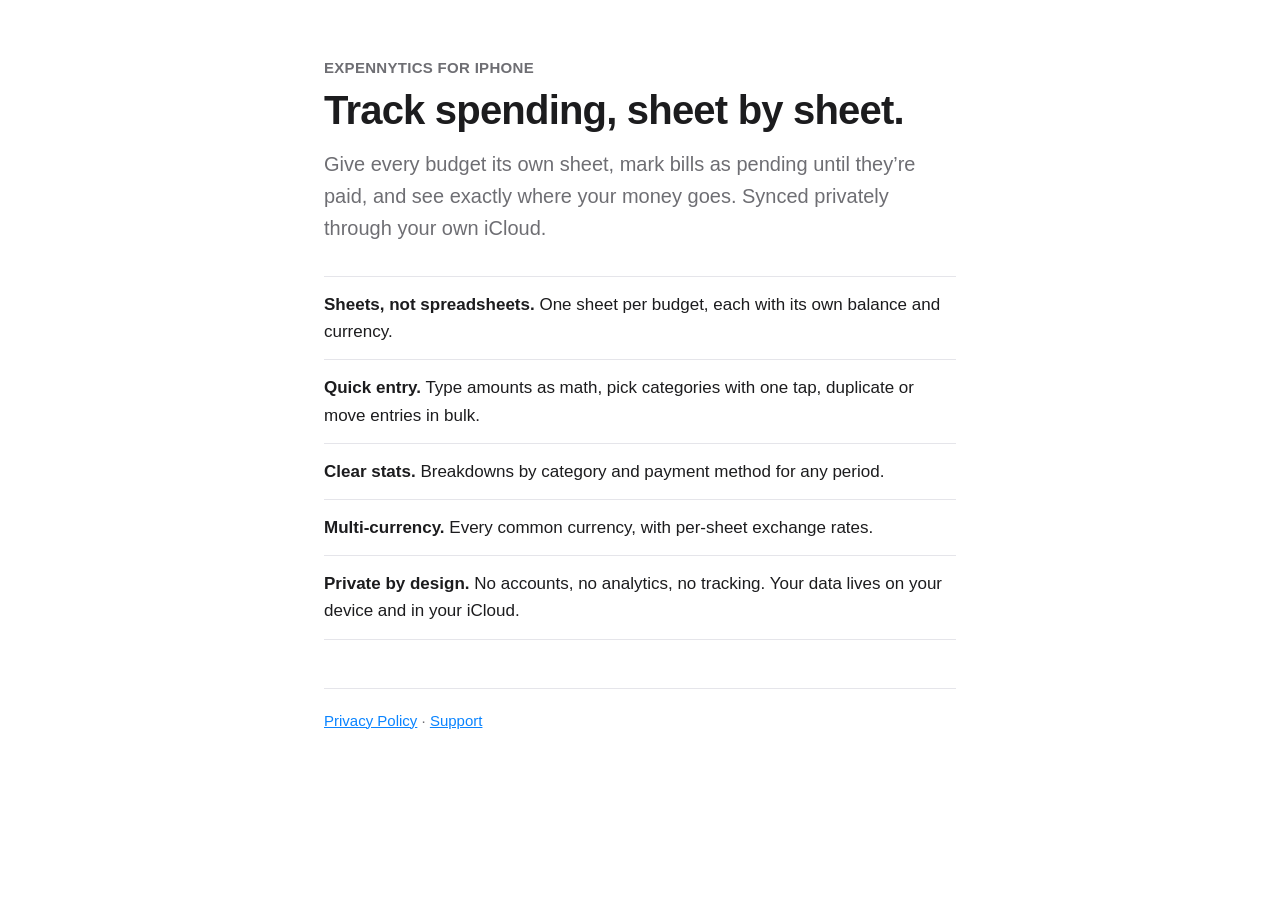
<file: index.html>
<!DOCTYPE html>
<html lang="en">
<head>
  <meta charset="utf-8">
  <meta name="viewport" content="width=device-width, initial-scale=1">
  <title>Expennytics · Track spending, sheet by sheet</title>
  <meta name="description" content="Expennytics is a fast, focused expense tracker for iPhone. One sheet per budget, pending bills, multi-currency, private iCloud sync.">
  <link rel="stylesheet" href="style.css">
</head>
<body>
  <main>
    <p class="eyebrow">Expennytics for iPhone</p>
    <h1>Track spending, sheet by sheet.</h1>
    <p class="lead">Give every budget its own sheet, mark bills as pending until they’re paid, and see exactly where your money goes. Synced privately through your own iCloud.</p>

    <ul class="features">
      <li><strong>Sheets, not spreadsheets.</strong> One sheet per budget, each with its own balance and currency.</li>
      <li><strong>Quick entry.</strong> Type amounts as math, pick categories with one tap, duplicate or move entries in bulk.</li>
      <li><strong>Clear stats.</strong> Breakdowns by category and payment method for any period.</li>
      <li><strong>Multi-currency.</strong> Every common currency, with per-sheet exchange rates.</li>
      <li><strong>Private by design.</strong> No accounts, no analytics, no tracking. Your data lives on your device and in your iCloud.</li>
    </ul>

    <footer>
      <p><a href="privacy/">Privacy Policy</a> · <a href="https://github.com/namnhce/expennytics/issues">Support</a></p>
    </footer>
  </main>
</body>
</html>
</file>
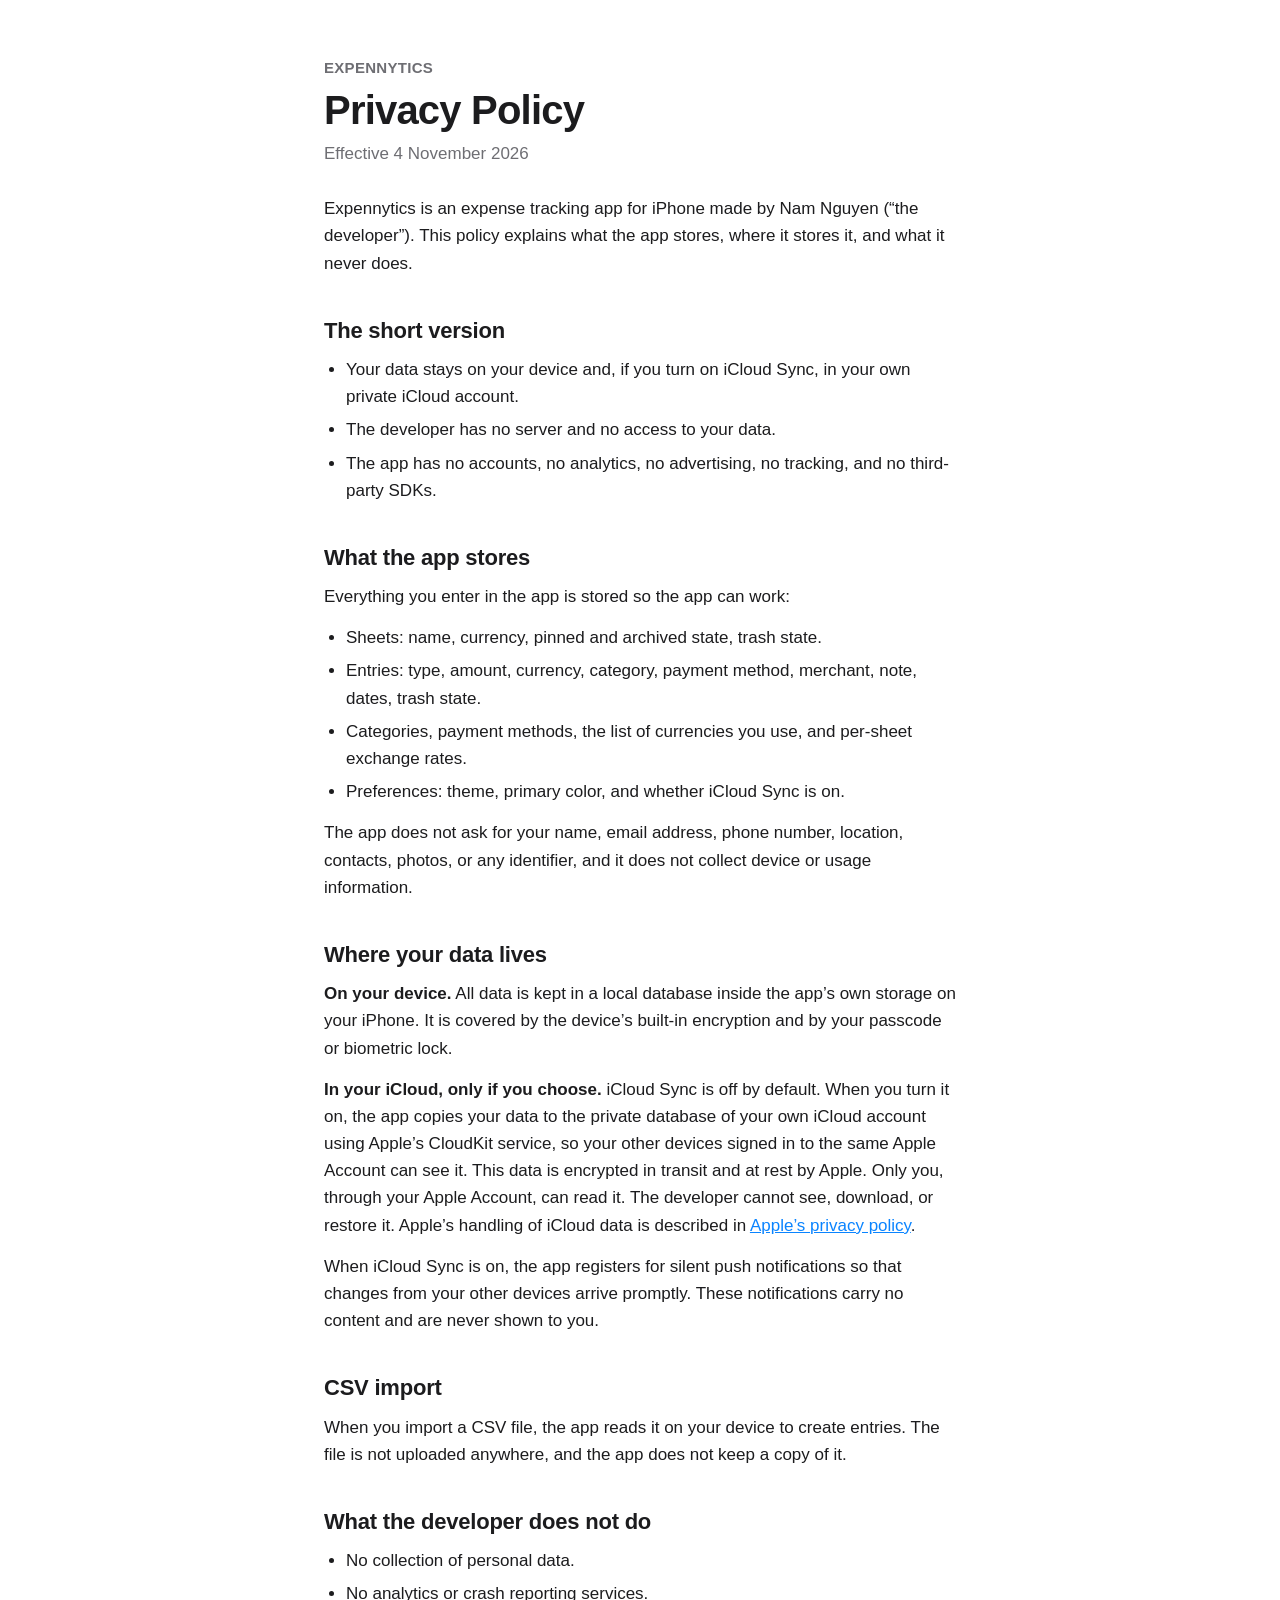
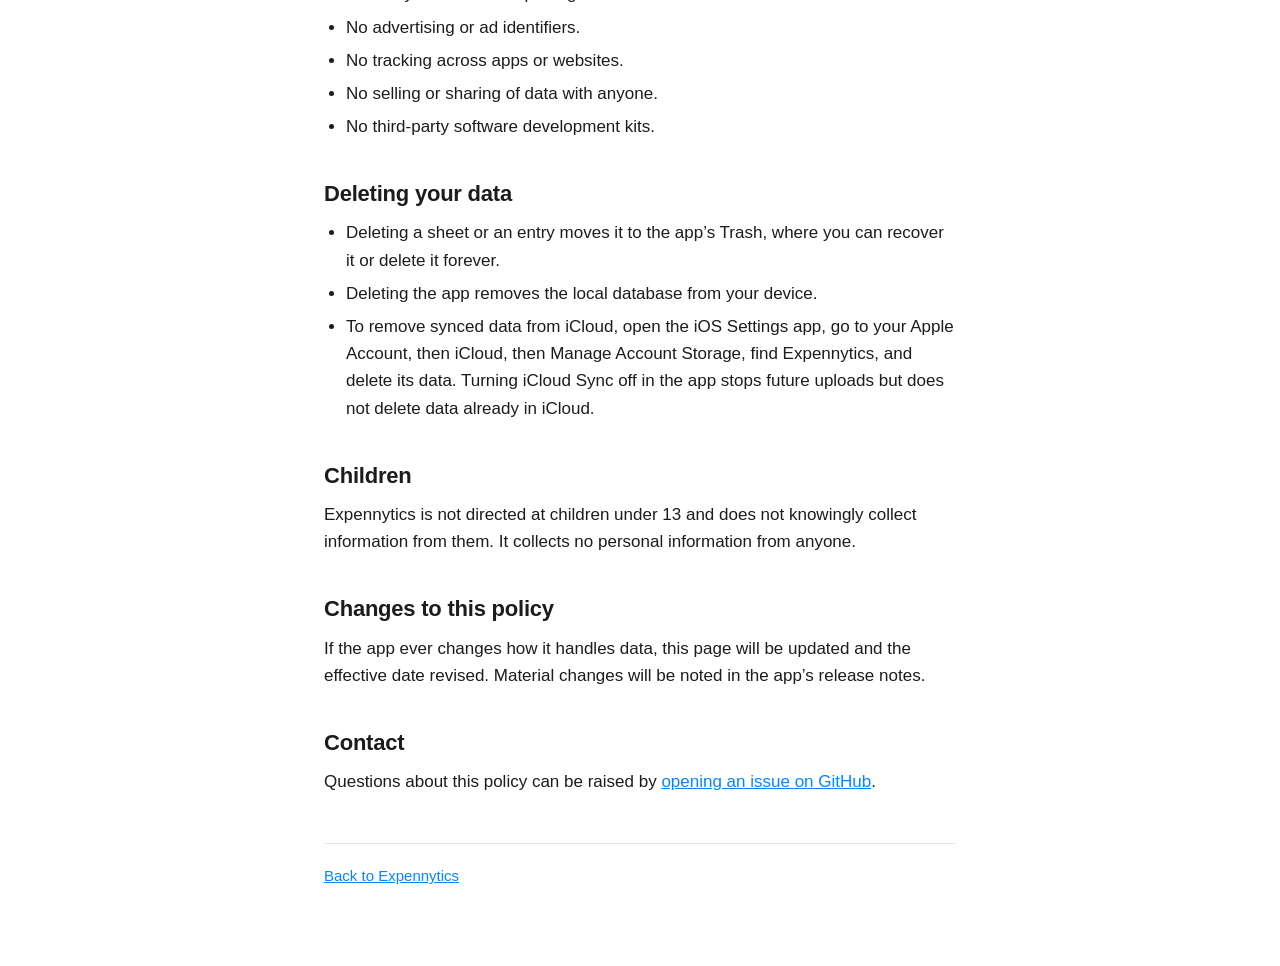
<file: privacy/index.html>
<!DOCTYPE html>
<html lang="en">
<head>
  <meta charset="utf-8">
  <meta name="viewport" content="width=device-width, initial-scale=1">
  <title>Privacy Policy · Expennytics</title>
  <meta name="description" content="Expennytics privacy policy. Your data stays on your device and in your own iCloud. No accounts, no analytics, no tracking.">
  <link rel="stylesheet" href="../style.css">
</head>
<body>
  <main>
    <p class="eyebrow"><a href="../">Expennytics</a></p>
    <h1>Privacy Policy</h1>
    <p class="meta">Effective 4 November 2026</p>

    <p>Expennytics is an expense tracking app for iPhone made by Nam Nguyen (“the developer”). This policy explains what the app stores, where it stores it, and what it never does.</p>

    <h2>The short version</h2>
    <ul>
      <li>Your data stays on your device and, if you turn on iCloud Sync, in your own private iCloud account.</li>
      <li>The developer has no server and no access to your data.</li>
      <li>The app has no accounts, no analytics, no advertising, no tracking, and no third-party SDKs.</li>
    </ul>

    <h2>What the app stores</h2>
    <p>Everything you enter in the app is stored so the app can work:</p>
    <ul>
      <li>Sheets: name, currency, pinned and archived state, trash state.</li>
      <li>Entries: type, amount, currency, category, payment method, merchant, note, dates, trash state.</li>
      <li>Categories, payment methods, the list of currencies you use, and per-sheet exchange rates.</li>
      <li>Preferences: theme, primary color, and whether iCloud Sync is on.</li>
    </ul>
    <p>The app does not ask for your name, email address, phone number, location, contacts, photos, or any identifier, and it does not collect device or usage information.</p>

    <h2>Where your data lives</h2>
    <p><strong>On your device.</strong> All data is kept in a local database inside the app’s own storage on your iPhone. It is covered by the device’s built-in encryption and by your passcode or biometric lock.</p>
    <p><strong>In your iCloud, only if you choose.</strong> iCloud Sync is off by default. When you turn it on, the app copies your data to the private database of your own iCloud account using Apple’s CloudKit service, so your other devices signed in to the same Apple Account can see it. This data is encrypted in transit and at rest by Apple. Only you, through your Apple Account, can read it. The developer cannot see, download, or restore it. Apple’s handling of iCloud data is described in <a href="https://www.apple.com/legal/privacy/">Apple’s privacy policy</a>.</p>
    <p>When iCloud Sync is on, the app registers for silent push notifications so that changes from your other devices arrive promptly. These notifications carry no content and are never shown to you.</p>

    <h2>CSV import</h2>
    <p>When you import a CSV file, the app reads it on your device to create entries. The file is not uploaded anywhere, and the app does not keep a copy of it.</p>

    <h2>What the developer does not do</h2>
    <ul>
      <li>No collection of personal data.</li>
      <li>No analytics or crash reporting services.</li>
      <li>No advertising or ad identifiers.</li>
      <li>No tracking across apps or websites.</li>
      <li>No selling or sharing of data with anyone.</li>
      <li>No third-party software development kits.</li>
    </ul>

    <h2>Deleting your data</h2>
    <ul>
      <li>Deleting a sheet or an entry moves it to the app’s Trash, where you can recover it or delete it forever.</li>
      <li>Deleting the app removes the local database from your device.</li>
      <li>To remove synced data from iCloud, open the iOS Settings app, go to your Apple Account, then iCloud, then Manage Account Storage, find Expennytics, and delete its data. Turning iCloud Sync off in the app stops future uploads but does not delete data already in iCloud.</li>
    </ul>

    <h2>Children</h2>
    <p>Expennytics is not directed at children under 13 and does not knowingly collect information from them. It collects no personal information from anyone.</p>

    <h2>Changes to this policy</h2>
    <p>If the app ever changes how it handles data, this page will be updated and the effective date revised. Material changes will be noted in the app’s release notes.</p>

    <h2>Contact</h2>
    <p>Questions about this policy can be raised by <a href="https://github.com/namnhce/expennytics/issues">opening an issue on GitHub</a>.</p>

    <footer>
      <p><a href="../">Back to Expennytics</a></p>
    </footer>
  </main>
</body>
</html>
</file>
<file: style.css>
:root {
  color-scheme: light dark;
  --text: #1c1c1e;
  --muted: #6e6e73;
  --accent: #0a84ff;
  --rule: #e5e5ea;
  --bg: #ffffff;
}

@media (prefers-color-scheme: dark) {
  :root {
    --text: #f2f2f7;
    --muted: #98989d;
    --rule: #2c2c2e;
    --bg: #000000;
  }
}

* {
  box-sizing: border-box;
}

body {
  margin: 0;
  background: var(--bg);
  color: var(--text);
  font: 17px/1.6 -apple-system, BlinkMacSystemFont, "SF Pro Text", "Helvetica Neue", Helvetica, Arial, sans-serif;
  -webkit-font-smoothing: antialiased;
}

main {
  max-width: 680px;
  margin: 0 auto;
  padding: 56px 24px 64px;
}

.eyebrow {
  margin: 0 0 8px;
  font-size: 15px;
  font-weight: 600;
  letter-spacing: 0.02em;
  text-transform: uppercase;
  color: var(--muted);
}

.eyebrow a {
  color: inherit;
  text-decoration: none;
}

h1 {
  margin: 0 0 8px;
  font-size: 40px;
  line-height: 1.1;
  letter-spacing: -0.02em;
}

h2 {
  margin: 36px 0 8px;
  font-size: 22px;
  letter-spacing: -0.01em;
}

p {
  margin: 0 0 14px;
}

.meta {
  color: var(--muted);
  margin-bottom: 28px;
}

.lead {
  font-size: 20px;
  color: var(--muted);
  margin: 16px 0 32px;
}

ul {
  margin: 0 0 14px;
  padding-left: 22px;
}

li {
  margin-bottom: 6px;
}

.features {
  list-style: none;
  padding: 0;
  border-top: 1px solid var(--rule);
}

.features li {
  padding: 14px 0;
  margin: 0;
  border-bottom: 1px solid var(--rule);
}

a {
  color: var(--accent);
}

footer {
  margin-top: 48px;
  padding-top: 20px;
  border-top: 1px solid var(--rule);
  color: var(--muted);
  font-size: 15px;
}
</file>
